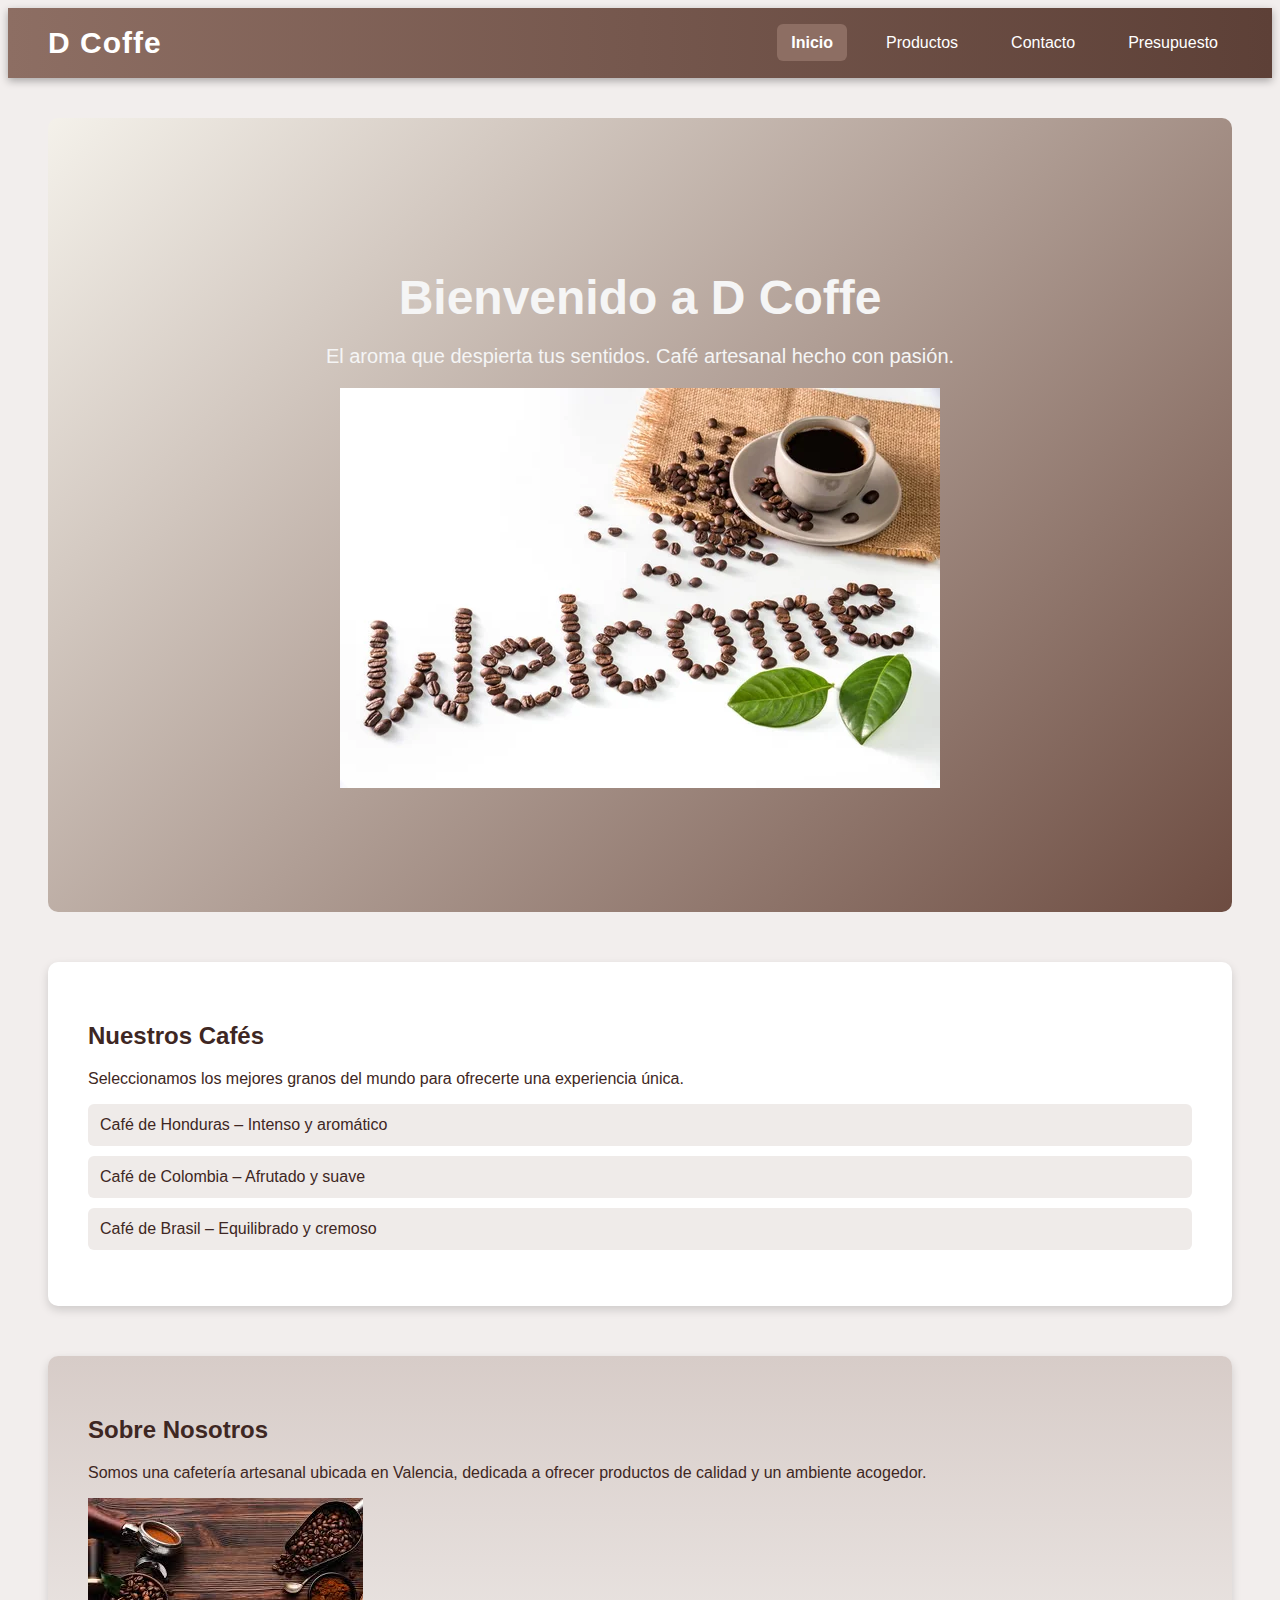
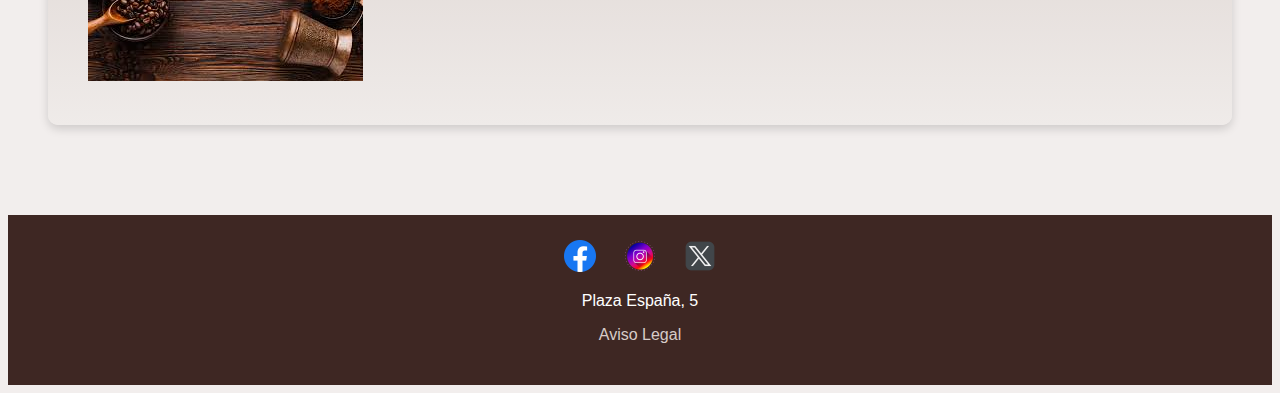
<file: index.html>
<!DOCTYPE html> 
<html lang="es">
<head>
  <meta charset="UTF-8">
  <meta name="viewport" content="width=device-width, initial-scale=1.0">
  <title>D Coffe - Inicio</title>
  <link rel="stylesheet" href="css/style.css">

</head>


<body>
  
  <!-- ENCABEZADO -->
  <header>
    <div class="logo">D Coffe</div>
    <nav>                    
      <ul>
      <li><a href="index.html" class="activo">Inicio</a></li>
      <li><a href="views/productos.html">Productos</a></li>
      <li><a href="views/contacto.html">Contacto</a></li>
      <li><a href="views/presupuesto.html">Presupuesto</a></li>
      </ul>
    </nav>
  </header>


  <!-- CONTENIDO PRINCIPAL -->
  <main>
    
    <!-- SECCIÓN 1: HERO / BIENVENIDA -->
    
    <section id="bienvenida">
      <h1>Bienvenido a D Coffe</h1>
      <p>El aroma que despierta tus sentidos. Café artesanal hecho con pasión.</p>

      <img src="imagenes/bienvenida_cofe.jpg" alt="Imagen de bienvenida de D Coffe" class="img-bienvenida">
    </section>
  
   
    
    
    <!-- SECCIÓN 2: NUESTROS CAFÉS -->
    <section id="cafes">
      <h2>Nuestros Cafés</h2>
      <p>Seleccionamos los mejores granos del mundo para ofrecerte una experiencia única.</p>


      <ul>
        <li>Café de Honduras – Intenso y aromático</li>
        <li>Café de Colombia – Afrutado y suave</li>
        <li>Café de Brasil – Equilibrado y cremoso</li>
      </ul>
    </section>
    
    <!-- SECCIÓN 3: SOBRE NOSOTROS -->
    <section id="sobre-nosotros">
      <h2>Sobre Nosotros</h2>
      <p>Somos una cafetería artesanal ubicada en Valencia, dedicada a ofrecer productos de calidad y un ambiente acogedor.</p>

      <img src="imagenes/images_cafe.jpg" alt="">
    </section>

  </main>


  <!-- PIE DE PÁGINA -->
  <footer>
    <div>
      <a href="https://facebook.com" target="_blank"><img src="imagenes/facebook_logo_icon_147291.ico" alt="Facebook"></a>
      <a href="https://instagram.com" target="_blank"><img src="imagenes/instagram_108043.ico" alt="Instagram"></a>
      <a href="https://twitter.com" target="_blank"><img src="imagenes/twitter_x_logo_icon_258917.ico" alt="Twitter"></a>
    </div>
    <p>Plaza España, 5</p>
    <p><a href="https://valladarezdavid70-wyqxa.wordpress.com/">Aviso Legal</a></p>
  </footer>




</body>
</html>
</file>
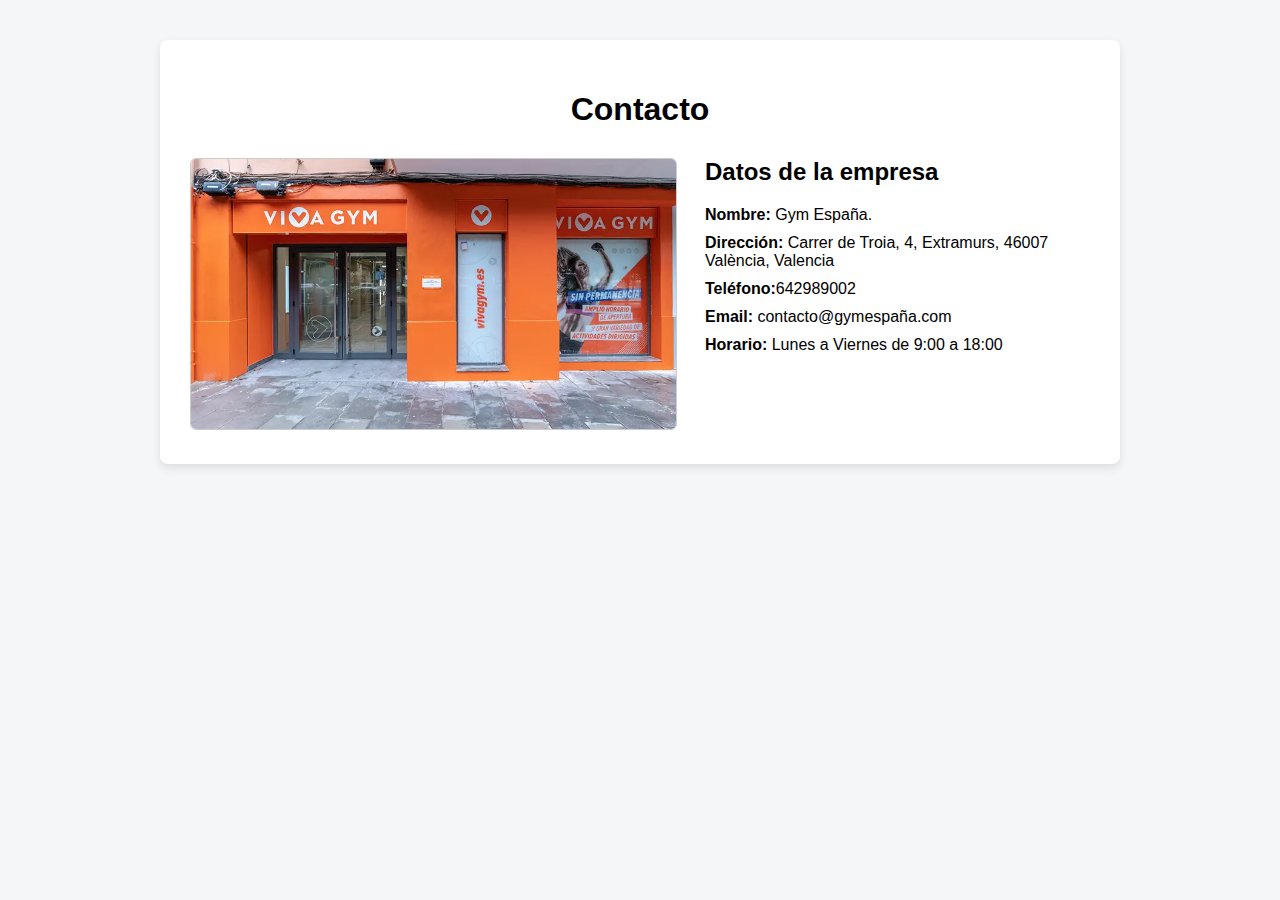
<file: contacto.html>
<!DOCTYPE html>
<html lang="en">
<head>
    <meta charset="UTF-8">
    <meta name="viewport" content="width=device-width, initial-scale=1.0">
    <title>Contacto</title>
    <link rel="stylesheet" href="contac.css">
</head>
<body>

    <body>


<div class="contenedor">
<h1>Contacto</h1>


<div class="contenido">
<!-- Mapa -->
<div class="mapa">
<!-- Sustituye mapa.png por tu imagen real -->
<img src="imagenes/vivagym_valen.png" alt="Ubicación de la empresa">
</div>


<!-- Datos de la empresa -->
<div class="datos">
<h2>Datos de la empresa</h2>
<p><strong>Nombre:</strong> Gym España.</p>
<p><strong>Dirección:</strong> Carrer de Troia, 4, Extramurs, 46007 València, Valencia</p>
<p><strong>Teléfono:</strong>642989002</p>
<p><strong>Email:</strong> contacto@gymespaña.com</p>
<p><strong>Horario:</strong> Lunes a Viernes de 9:00 a 18:00</p>
</div>
</div>
</div>

    
</body>
</html>
</file>
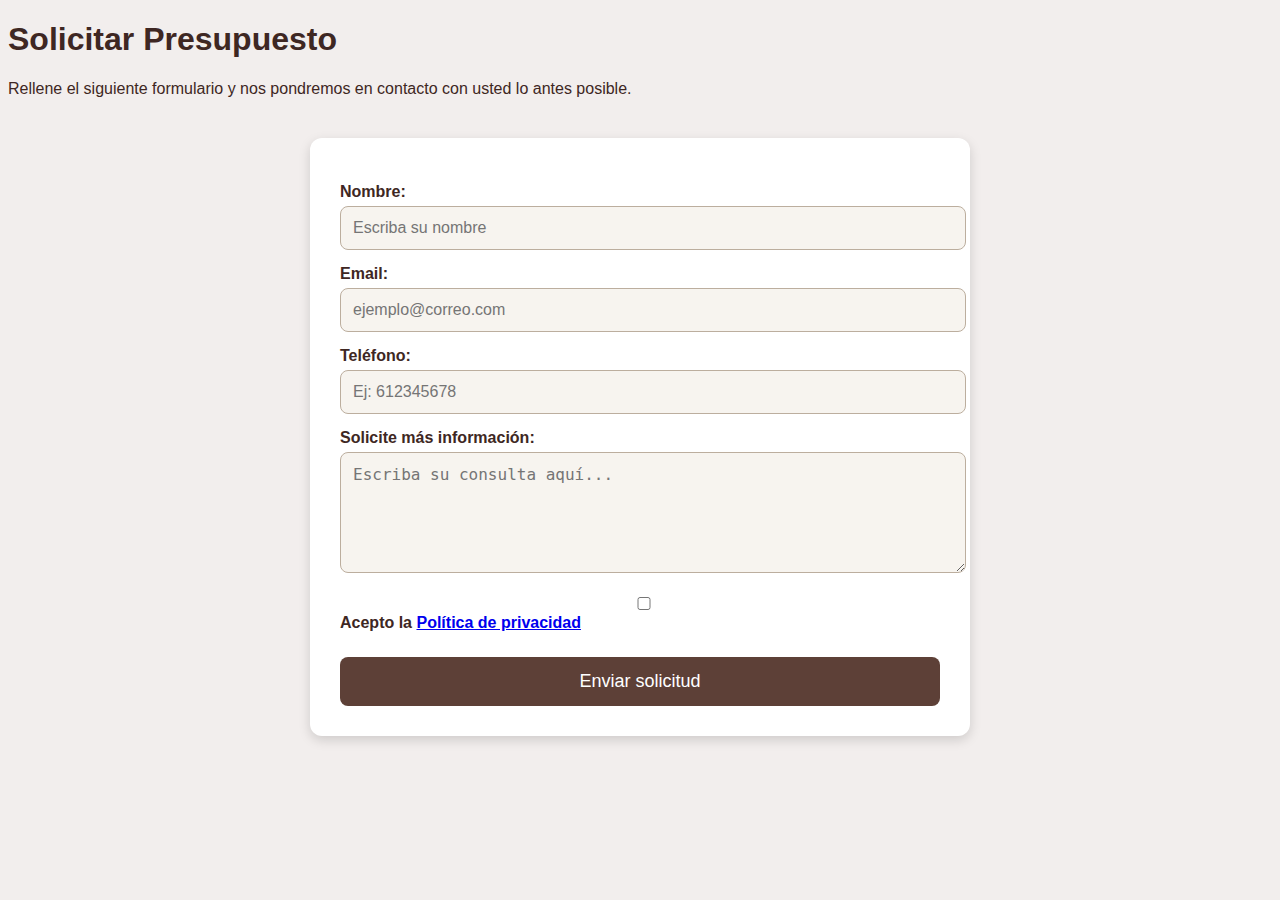
<file: presupuesto.html>
<!DOCTYPE html>
<html lang="en">
<head>
    <meta charset="UTF-8">
    <meta name="viewport" content="width=device-width, initial-scale=1.0">
    <title>Document</title>
    <link rel="stylesheet" href="css/presu.css">
    <link rel="stylesheet" href="index.html">
    <link rel="stylesheet" href="productos.html">
    <link rel="stylesheet" href="contacto.html">
</head>

<body>
    
    <!-- CONTENIDO PRINCIPAL -->
    <main>
        <h1>Solicitar Presupuesto</h1>
        <p>Rellene el siguiente formulario y nos pondremos en contacto con usted lo antes posible.</p>
        <form action="#" method="post" class="formulario">
            <!-- NOMBRE -->
            <label for="nombre">Nombre:</label>
            <input type="text" id="nombre" name="nombre" required placeholder="Escriba su nombre">


            <!-- EMAIL -->
            <label for="email">Email:</label>
            <input type="email" id="email" name="email" required placeholder="ejemplo@correo.com">

            <!-- TELÉFONO -->
            <label for="telefono">Teléfono:</label>
            <input type="tel" id="telefono" name="telefono" required 
            pattern="[0-9]{9}" placeholder="Ej: 612345678">
            

            <!-- MENSAJE -->
            <label for="mensaje">Solicite más información:</label>
            <textarea id="mensaje" name="mensaje" rows="5" required placeholder="Escriba su consulta aquí..."></textarea>

            <!-- CHECKBOX -->
            <label class="checkbox">
                <input type="checkbox" id="privacidad" required>
                Acepto la <a href="aviso-legal.html" target="_blank">Política de privacidad</a>
            </label>


            <!-- BOTÓN -->
            <button type="submit">Enviar solicitud</button>

        </form>
    </main>


</body>
</html>
</file>
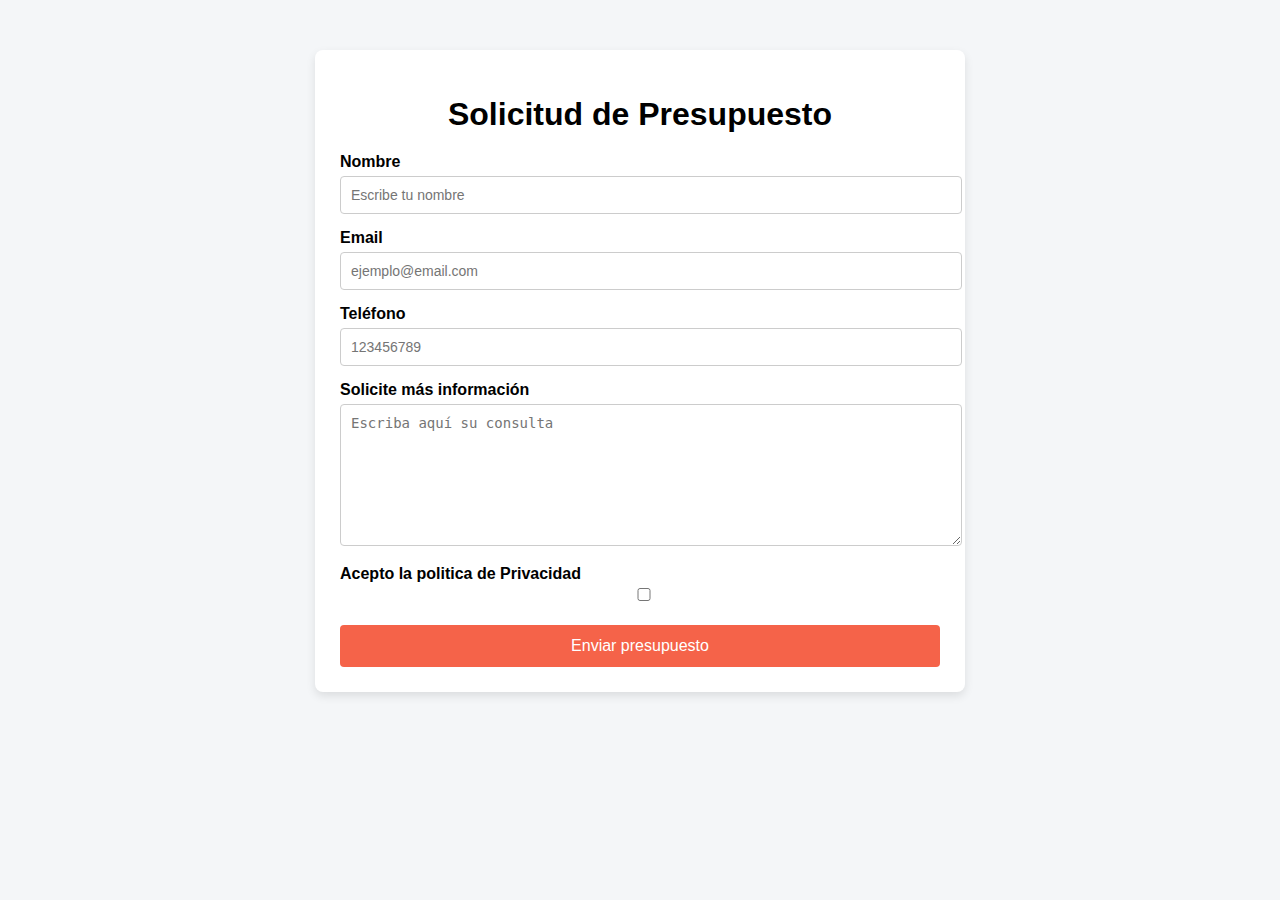
<file: presupuestos.html>
<!DOCTYPE html>
<html lang="es">
<head>
    <meta charset="UTF-8">
    <title>Presupuesto</title>
    <meta name="viewport" content="width=device-width, initial-scale=1.0">
    <link rel="stylesheet" href="formu.css">
</head>
<body>

    <div class="contenedor">
        <h1>Solicitud de Presupuesto</h1>

        <form action="#" method="post">
            <!-- Nombre -->
            <label for="nombre">Nombre</label>
            <input type="text" id="nombre" name="nombre" placeholder="Escribe tu nombre" required minlength="3">

            <!-- Email -->
            <label for="email">Email</label>
            <input type="email" id="email" name="email" placeholder="ejemplo@email.com" required>

            <!-- Teléfono -->
            <label for="telefono">Teléfono</label>
            <input type="tel" id="telefono" name="telefono" placeholder="123456789" pattern="[0-9]{9}" required>

            <!-- Más información -->
            <label for="mensaje">Solicite más información</label>
            <textarea id="mensaje" name="mensaje" placeholder="Escriba aquí su consulta" required></textarea>

            <!-- Política de privacidad -->
            <div>                
                <label for="privacidad">Acepto la politica de Privacidad</label>
                <input type="checkbox" name="privacidad" id="privacidad" required>
            </div>
                
                
            <button type="file:///C:/Users/HP/OneDrive/Desktop/Pagina/index.html">Enviar presupuesto</button>
           
        </form>
    </div>

</body>
</html>
</file>
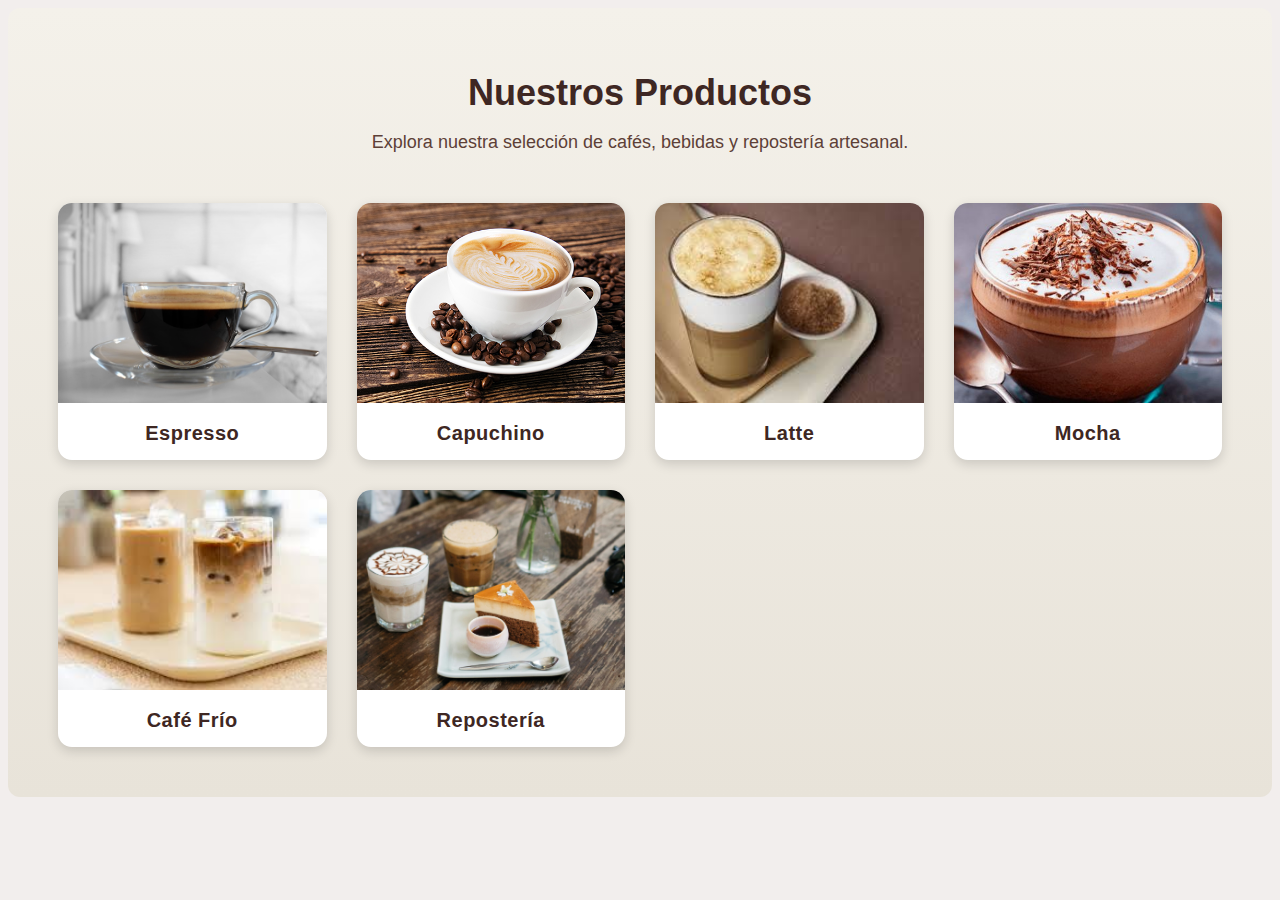
<file: productos.html>
<!DOCTYPE html>
<html lang="es">
<head>
    <meta charset="UTF-8">
    <title>D Coffe - Productos</title>
    <link rel="stylesheet" href="css/produc.css">
    <link rel="stylesheet" href="index.html">
    <link rel="stylesheet" href="presupuesto.html">
    <link rel="stylesheet" href="contacto.html">
</head>

<body>
    <!-- CONTENIDO PRINCIPAL -->
    <main>
        <h1>Nuestros Productos</h1>
        <p>Explora nuestra selección de cafés, bebidas y repostería artesanal.</p>
        
        <!-- GALERÍA EN CUADRÍCULA -->         
        <section class="galeria">
            <div class="item">
                <img src="imagenes/cafe-expreso.jpg" alt="Café Espresso">
                <h3>Espresso</h3>
            </div>
            
            <div class="item">
                <img src="imagenes/Guia-Cappuccino.jpg" alt="Capuchino">
                <h3>Capuchino</h3>
            </div>

            <div class="item">
                <img src="imagenes/cafe_latte.jpg" alt="Latte">
                <h3>Latte</h3>
            </div>

            <div class="item">
                <img src="imagenes/Cafe-Mocca.jpg" alt="Café Mocha">
                <h3>Mocha</h3>
            </div>

            <div class="item">
                <img src="imagenes/cafe_frio.jpg" alt="Café Frío">
                <h3>Café Frío</h3>
            </div>

            <div class="item">
                <img src="imagenes/cafe_reposteria.jpg" alt="Repostería">
                <h3>Repostería</h3>
            </div>

        </section>

    </main>

</body>
</html>
</file>
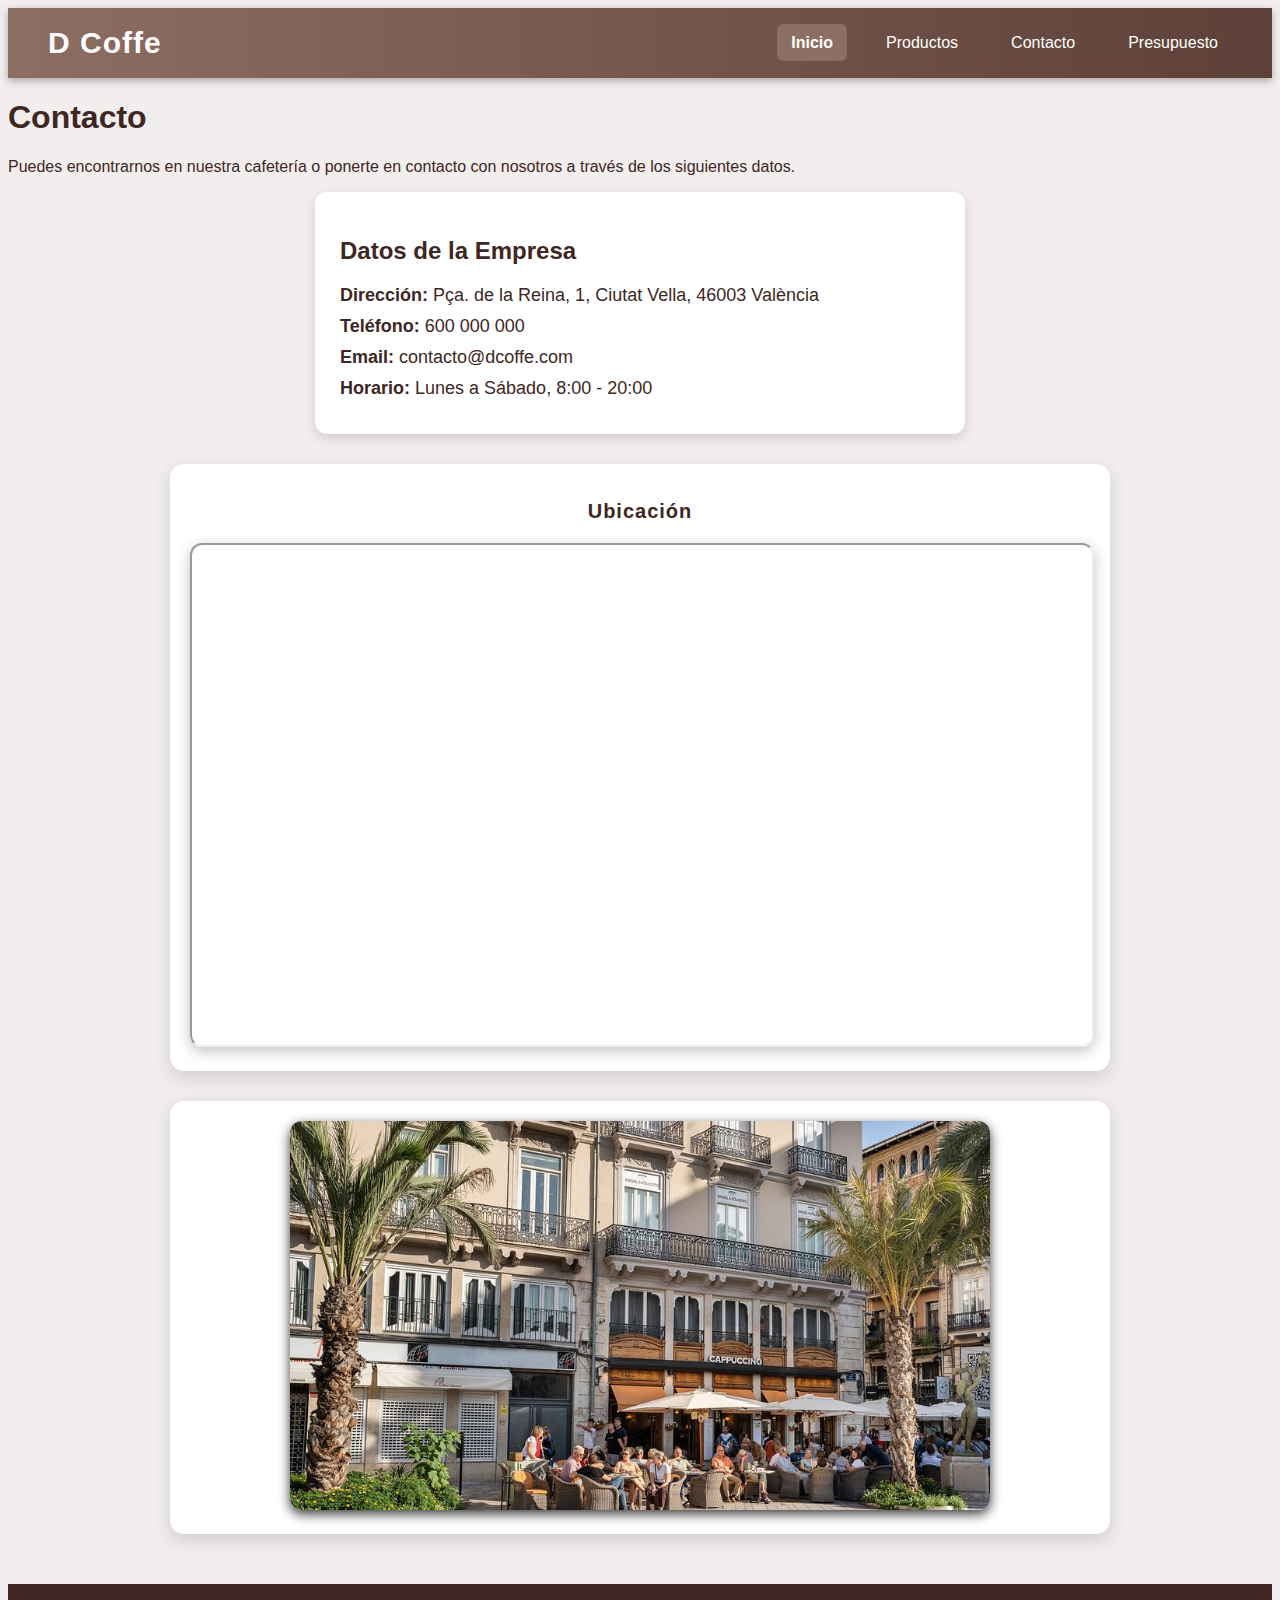
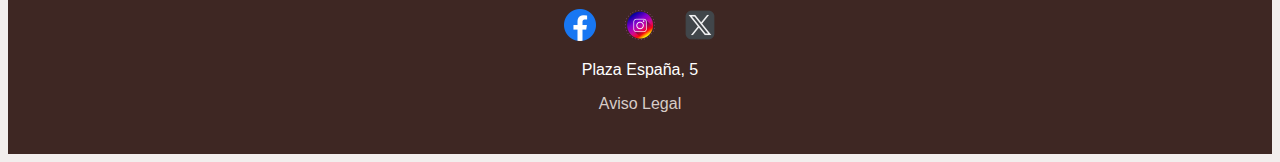
<file: views/contacto.html>
<!DOCTYPE html>
<html lang="es">
<head>
    <meta charset="UTF-8">
    <meta name="viewport" content="width=device-width, initial-scale=1.0">
    <title>D Coffe - Contacto</title>
    <link rel="stylesheet" href="../css/contacto.css">

</head>
   

<body>
    
    <!-- ENCABEZADO -->
    <header>
        <div class="logo">D Coffe</div>
        <nav>
            <ul>
            <li><a href="../index.html" class="activo">Inicio</a></li>
            <li><a href="productos.html">Productos</a></li>
            <li><a href="contacto.html">Contacto</a></li>
            <li><a href="presupuesto.html">Presupuesto</a></li>
            </ul>
        </nav>
    </header>

      
    <!-- CONTENIDO PRINCIPAL -->
    <main>
        <h1>Contacto</h1>
        <p>Puedes encontrarnos en nuestra cafetería o ponerte en contacto con nosotros a través de los siguientes datos.</p>
        
        <!-- DATOS DE LA EMPRESA -->
        <section class="datos-contacto">
            <h2>Datos de la Empresa</h2>           
            <p><strong>Dirección:</strong> Pça. de la Reina, 1, Ciutat Vella, 46003 València</p>
            <p><strong>Teléfono:</strong> 600 000 000</p>
            <p><strong>Email:</strong> contacto@dcoffe.com</p>
            <p><strong>Horario:</strong> Lunes a Sábado, 8:00 - 20:00</p>
        </section>
        
        <!-- MAPA -->
        <section class="mapa">
            <h2>Ubicación</h2>
            
            <iframe src="https://www.google.com/maps/embed?pb=!1m18!1m12!1m3!1d3079.792269793778!2d-0.3776742242214874!3d39.47402137160668!2m3!1f0!2f0!3f0!3m2!1i1024!2i768!4f13.1!3m3!1m2!1s0xd604f4d342da655%3A0x132ff85a086ea778!2sP%C3%A7a.%20de%20la%20Reina%2C%201%2C%20Ciutat%20Vella%2C%2046003%20Val%C3%A8ncia!5e0!3m2!1ses!2ses!4v1766145535332!5m2!1ses!2ses" 
                width="600" 
                height="500">              
            </iframe>

        </section>
                 

        <section class="mapa">           
            <img src="../imagenes/direccion_cofe.jpg" alt="Mapa de ubicación de D Coffe">
        </section>
               

    </main>

    <!-- PIE DE PÁGINA -->
    <footer>
        <div>
            <a href="https://facebook.com" target="_blank"><img src="../imagenes/facebook_logo_icon_147291.ico" alt="Facebook"></a>
            <a href="https://instagram.com" target="_blank"><img src="../imagenes/instagram_108043.ico" alt="Instagram"></a>
            <a href="https://twitter.com" target="_blank"><img src="../imagenes/twitter_x_logo_icon_258917.ico" alt="Twitter"></a>
        </div>
        <p>Plaza España, 5</p>
        <p><a href="https://valladarezdavid70-wyqxa.wordpress.com/">Aviso Legal</a></p>
    </footer>

        

</body>
</html>
</file>
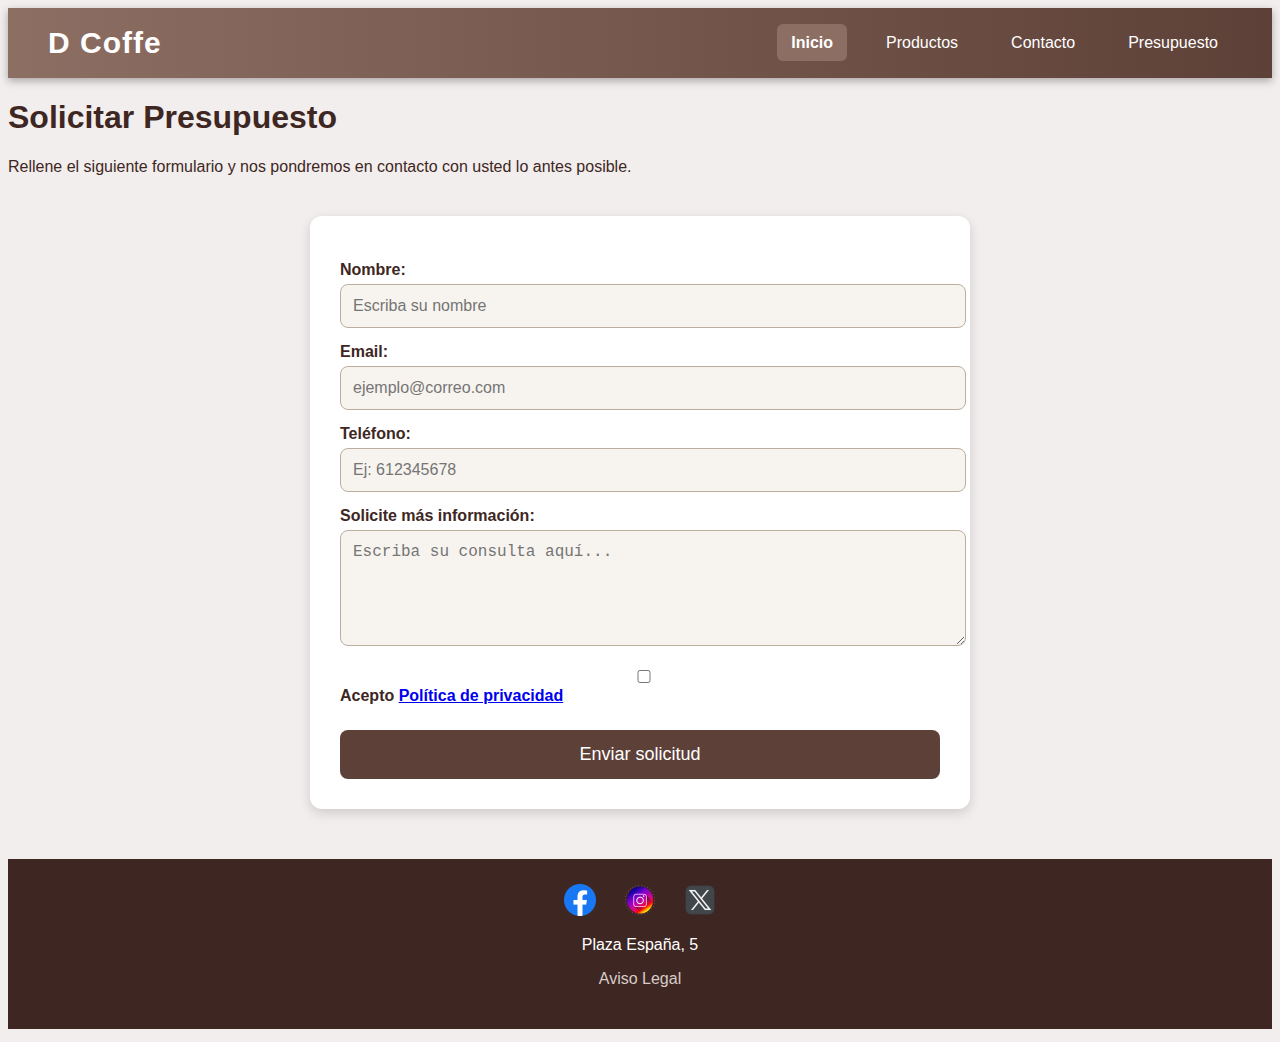
<file: views/presupuesto.html>
<!DOCTYPE html>
<html lang="en">
<head>
    <meta charset="UTF-8">
    <meta name="viewport" content="width=device-width, initial-scale=1.0">
    <title>Document</title>
    <link rel="stylesheet" href="../css/presu.css">
   
</head>

<body>
    
    <!-- ENCABEZADO -->
    <header>
        <div class="logo">D Coffe</div>
        <nav>
            <ul>
                <li><a href="../index.html" class="activo">Inicio</a></li>
                <li><a href="productos.html">Productos</a></li>
                <li><a href="contacto.html">Contacto</a></li>
                <li><a href="presupuesto.html">Presupuesto</a></li>
            </ul>
        </nav>
    </header>
    
    <!-- CONTENIDO PRINCIPAL -->
    <main>
        <h1>Solicitar Presupuesto</h1>
        <p>Rellene el siguiente formulario y nos pondremos en contacto con usted lo antes posible.</p>
        <form action="#" method="post" class="formulario">
            <!-- NOMBRE -->
            <label for="nombre">Nombre:</label>
            <input type="text" id="nombre" name="nombre" required placeholder="Escriba su nombre">


            <!-- EMAIL -->
            <label for="email">Email:</label>
            <input type="email" id="email" name="email" required placeholder="ejemplo@correo.com">

            <!-- TELÉFONO -->
            <label for="telefono">Teléfono:</label>
            <input type="tel" id="telefono" name="telefono" required 
            pattern="[0-9]{9}" placeholder="Ej: 612345678">
            

            <!-- MENSAJE -->
            <label for="mensaje">Solicite más información:</label>
            <textarea id="mensaje" name="mensaje" rows="5" required placeholder="Escriba su consulta aquí..."></textarea>

            <!-- CHECKBOX -->
            <label class="checkbox">
                <input type="checkbox" id="privacidad" required>
                Acepto <a href="https://valladarezdavid70-wyqxa.wordpress.com/" target="_blank">Política de privacidad</a> 
                
            </label>


            <!-- BOTÓN -->
            <button type="submit">Enviar solicitud</button>

        </form>
    </main>
    
    
    <!-- PIE DE PÁGINA -->
     <footer>
        <div>
            <a href="https://facebook.com" target="_blank"><img src="../imagenes/facebook_logo_icon_147291.ico" alt="Facebook"></a>
            <a href="https://instagram.com" target="_blank"><img src="../imagenes/instagram_108043.ico" alt="Instagram"></a>
            <a href="https://twitter.com" target="_blank"><img src="../imagenes/twitter_x_logo_icon_258917.ico" alt="Twitter"></a>
        </div>
        <p>Plaza España, 5</p>
        <p><a href="https://valladarezdavid70-wyqxa.wordpress.com/">Aviso Legal</a></p>
    </footer>




</body>
</html>
</file>
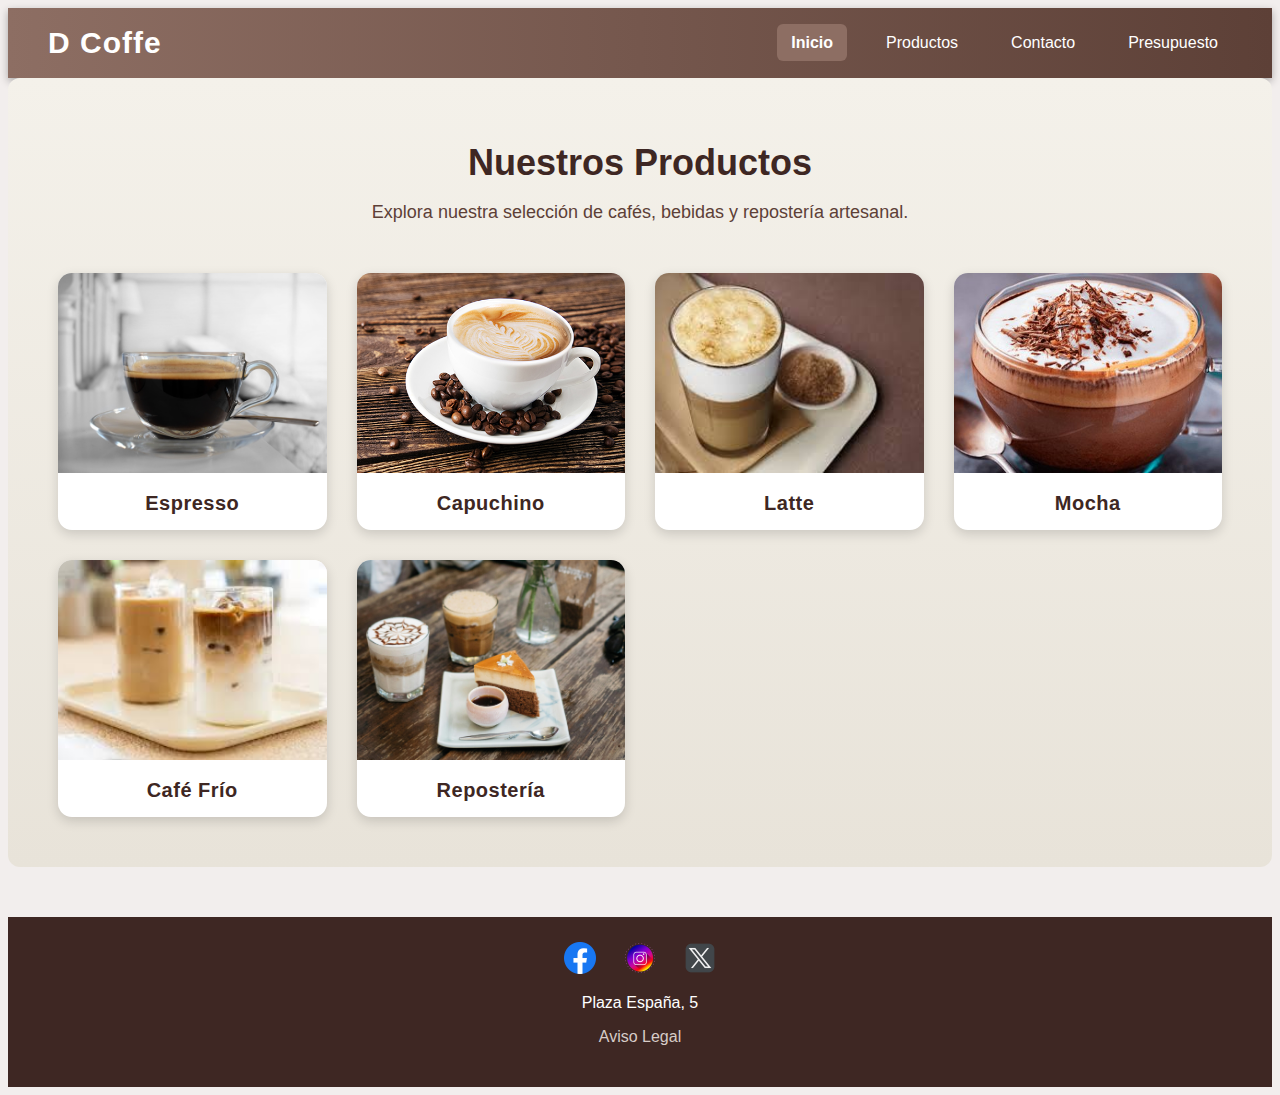
<file: views/productos.html>
<!DOCTYPE html>
<html lang="es">
<head>
    <meta charset="UTF-8">
    <meta name="viewport" content="width=device-width, initial-scale=1.0">
    <title>D Coffe - Productos</title>
    <link rel="stylesheet" href="../css/produc.css">
    
</head>

<body>
    
  <!-- ENCABEZADO -->
  <header>
    <div class="logo">D Coffe</div>
    <nav>                    
      <ul>
        <li><a href="../index.html" class="activo">Inicio</a></li>
        <li><a href="productos.html">Productos</a></li>
        <li><a href="contacto.html">Contacto</a></li>
        <li><a href="presupuesto.html">Presupuesto</a></li>
      </ul>
    </nav>
  </header>




    <!-- CONTENIDO PRINCIPAL -->
    <main>
        <h1>Nuestros Productos</h1>
        <p>Explora nuestra selección de cafés, bebidas y repostería artesanal.</p>
        
        <!-- GALERÍA EN CUADRÍCULA -->         
        <section class="galeria">
            <div class="item">
                <img src="../imagenes/cafe-expreso.jpg" alt="Café Espresso">
                <h3>Espresso</h3>
            </div>
            
            <div class="item">
                <img src="../imagenes/Guia-Cappuccino.jpg" alt="Capuchino">
                <h3>Capuchino</h3>
            </div>

            <div class="item">
                <img src="../imagenes/cafe_latte.jpg" alt="Latte">
                <h3>Latte</h3>
            </div>

            <div class="item">
                <img src="../imagenes/Cafe-Mocca.jpg" alt="Café Mocha">
                <h3>Mocha</h3>
            </div>

            <div class="item">
                <img src="../imagenes/cafe_frio.jpg" alt="Café Frío">
                <h3>Café Frío</h3>
            </div>

            <div class="item">
                <img src="../imagenes/cafe_reposteria.jpg" alt="Repostería">
                <h3>Repostería</h3>
            </div>

        </section>

    </main>
    
    
    <!-- PIE DE PÁGINA -->
    <footer>
        <div>
            <a href="https://facebook.com" target="_blank"><img src="../imagenes/facebook_logo_icon_147291.ico" alt="Facebook"></a>
            <a href="https://instagram.com" target="_blank"><img src="../imagenes/instagram_108043.ico" alt="Instagram"></a>
            <a href="https://twitter.com" target="_blank"><img src="../imagenes/twitter_x_logo_icon_258917.ico" alt="Twitter"></a>
        </div>
        <p>Plaza España, 5</p>
        <p><a href="https://valladarezdavid70-wyqxa.wordpress.com/">Aviso Legal</a></p>
    </footer>




</body>
</html>
</file>
<file: css/style.css>
/*ESTILOS GENERALES */
body {
  margin: 1;
  font-family: "Segoe UI", Arial, sans-serif;
  background-color: #d7ccc855;
  color: #3e2723;
}


/*HEADER Y MENÚ*/

header {
  background: linear-gradient(90deg, #8d6e63, #5d4037);
  color: white;
  display: flex;
  justify-content: space-between;
  align-items: center;
  padding: 18px 40px;
  box-shadow: 0 3px 8px rgba(0,0,0,0.3);
}

.logo {
  font-size: 30px;
  font-weight: bold;
  letter-spacing: 1px;
}

nav ul {
  list-style: none;
  display: flex;
  gap: 25px;
  margin: 0;
  padding: 0;
}

nav ul li a {
  color: white;
  text-decoration: none;
  padding: 10px 14px;
  border-radius: 6px;
  transition: background-color 0.3s ease, transform 0.2s ease;
}

nav ul li a:hover {
  background-color: rgba(255,255,255,0.2);
  transform: scale(1.05);
}

nav ul li a.activo {
  background-color: #8d6e63;
  font-weight: bold;
}

/*SECCIONES DEL INDEX*/

main {
  padding: 40px;
}

/* SECCIÓN BIENVENIDA */
#bienvenida {
  background: linear-gradient(135deg, #f4f1ea, #6d4c41);
  padding: 120px 40px;
  color: whitesmoke;
  text-align: center;
  border-radius: 10px;
  margin-bottom: 50px;
}

.img-bienvenida:hover {
  transform: scale(1.03);
  background-color: #8d6e63;
}


#bienvenida h1 {
  font-size: 48px;
  margin-bottom: 10px;
}



#bienvenida p {
  font-size: 20px;
}

/* SECCIÓN CAFÉS */
#cafes {
  background-color: #fff;
  padding: 40px;
  border-radius: 10px;
  margin-bottom: 50px;
  box-shadow: 0 4px 10px rgba(0,0,0,0.15);
}

#cafes ul {
  list-style: none;
  padding: 0;
}

#cafes ul li {
  background-color: #efebe9;
  padding: 12px;
  margin: 10px 0;
  border-radius: 6px;
  transition: transform 0.2s ease, background-color 0.3s ease;
}

#cafes ul li:hover {
  transform: translateX(8px);
  background-color: #d7ccc8;
}

/* SECCIÓN SOBRE NOSOTROS */
#sobre-nosotros {
  background: linear-gradient(180deg, #d7ccc8, #efebe9);
  padding: 40px;
  border-radius: 10px;
  box-shadow: 0 4px 10px rgba(0,0,0,0.15);
}

/*FOOTER*/

footer {
  background-color: #3e2723;
  color: white;
  text-align: center;
  padding: 25px;
  margin-top: 50px;

}



footer img {
  width: 32px;
  margin: 0 12px;
  transition: transform 0.3s ease;
}

footer img:hover {
  transform: scale(1.2);
}

footer a {
  color: #d7ccc8;
  text-decoration: none;
}

footer a:hover {
  text-decoration: underline;
}
</file>
<file: contac.css>
body {
font-family: Arial, Helvetica, sans-serif;
background-color: #f4f6f8;
margin: 0;
padding: 0;
}
.contenedor {
max-width: 900px;
margin: 40px auto;
background: #ffffff;
padding: 30px;
border-radius: 8px;
box-shadow: 0 4px 10px rgba(0,0,0,0.1);
}
h1 {
text-align: center;
margin-bottom: 30px;
}
.contenido {
display: flex;
flex-wrap: wrap;
gap: 30px;
}
.mapa {
flex: 1 1 400px;
}
.mapa img {
width: 100%;
border-radius: 6px;
border: 1px solid #ccc;
}
.datos {
flex: 1 1 300px;
}
.datos h2 {
margin-top: 0;
}
.datos p {
margin: 10px 0;
}
</file>
<file: css/presu.css>
body {
  margin: 1;
  font-family: "Segoe UI", Arial, sans-serif;
  background-color: #d7ccc855;
  color: #3e2723;
}

/*HEADER Y MENÚ*/

header {
  background: linear-gradient(90deg, #8d6e63, #5d4037);
  color: white;
  display: flex;
  justify-content: space-between;
  align-items: center;
  padding: 18px 40px;
  box-shadow: 0 3px 8px rgba(0,0,0,0.3);
}

.logo {
  font-size: 30px;
  font-weight: bold;
  letter-spacing: 1px;
}

nav ul {
  list-style: none;
  display: flex;
  gap: 25px;
  margin: 0;
  padding: 0;
}

nav ul li a {
  color: white;
  text-decoration: none;
  padding: 10px 14px;
  border-radius: 6px;
  transition: background-color 0.3s ease, transform 0.2s ease;
}

nav ul li a:hover {
  background-color: rgba(255,255,255,0.2);
  transform: scale(1.05);
}

nav ul li a.activo {
  background-color: #8d6e63;
  font-weight: bold;
}




/*FORMULARIO DE PRESUPUESTO*/
.formulario {
    background-color: #fff;
    padding: 30px;
    border-radius: 12px;
    max-width: 600px;
    margin: 40px auto;
    box-shadow: 0 4px 12px rgba(0,0,0,0.15);
}

/* Etiquetas de los campos del formulario */
.formulario label {
    display: block;
    margin-top: 15px;
    font-weight: bold;
}

/* Campos de texto y área de texto */
.formulario input,
.formulario textarea {
    width: 100%;
    padding: 12px;
    margin-top: 5px;
    border: 1px solid #bcae9e;
    border-radius: 8px;
    font-size: 16px;
    background-color: #f7f4ef;
    
}

.formulario input:focus,
.formulario textarea:focus {
    border-color: #8d6e63;
    outline: none;
}


/* Contenedor del checkbox */
.checkbox {
    margin-top: 20px;
    display: flex;
    align-items: center;
    gap: 10px;
}


/* Botón de envío */
.formulario button {
    margin-top: 25px;
    width: 100%;
    padding: 14px;
    background-color: #5d4037;
    color: white;
    border: none;
    border-radius: 8px;
    font-size: 18px;
    cursor: pointer;
    
}

.formulario button:hover {
    background-color: #3e2723;
    transform: scale(1.03);
}



/*FOOTER*/

footer {
  background-color: #3e2723;
  color: white;
  text-align: center;
  padding: 25px;
  margin-top: 50px;

}



footer img {
  width: 32px;
  margin: 0 12px;
  transition: transform 0.3s ease;
}

footer img:hover {
  transform: scale(1.2);
}

footer a {
  color: #d7ccc8;
  text-decoration: none;
}

footer a:hover {
  text-decoration: underline;
}
</file>
<file: formu.css>
body {
            font-family: Arial, Helvetica, sans-serif;
            background-color: #f4f6f8;
            margin: 0;
            padding: 0;
        }
        .contenedor {
            max-width: 600px;
            margin: 50px auto;
            background: #ffffff;
            padding: 25px;
            border-radius: 8px;
            box-shadow: 0 4px 10px rgba(0,0,0,0.1);
        }
        h1 {
            text-align: center;
            margin-bottom: 20px;
        }
        label {
            display: block;
            margin-top: 15px;
            font-weight: bold;
        }
        input, textarea {
            width: 100%;
            padding: 10px;
            margin-top: 5px;
            border: 1px solid #ccc;
            border-radius: 4px;
            font-size: 14px;
        }
        textarea {
            resize: vertical;
            min-height: 120px;
        }
        button {
            margin-top: 20px;
            width: 100%;
            padding: 12px;
            background-color: #f56349;
            color: #fff;
            border: none;
            border-radius: 4px;
            font-size: 16px;
            cursor: pointer;
        }
        button:hover {
            background-color: #f56349;
        }
</file>
<file: css/produc.css>
body {
  margin: 1;
  font-family: "Segoe UI", Arial, sans-serif;
  background-color: #d7ccc855;
  color: #3e2723;
}

/*HEADER Y MENÚ*/

header {
  background: linear-gradient(90deg, #8d6e63, #5d4037);
  color: white;
  display: flex;
  justify-content: space-between;
  align-items: center;
  padding: 18px 40px;
  box-shadow: 0 3px 8px rgba(0,0,0,0.3);
}

.logo {
  font-size: 30px;
  font-weight: bold;
  letter-spacing: 1px;
}

nav ul {
  list-style: none;
  display: flex;
  gap: 25px;
  margin: 0;
  padding: 0;
}

nav ul li a {
  color: white;
  text-decoration: none;
  padding: 10px 14px;
  border-radius: 6px;
  transition: background-color 0.3s ease, transform 0.2s ease;
}

nav ul li a:hover {
  background-color: rgba(255,255,255,0.2);
  transform: scale(1.05);
}

nav ul li a.activo {
  background-color: #8d6e63;
  font-weight: bold;
}



/* GALERÍA DE PRODUCTOS */

.galeria {
    display: grid;
    grid-template-columns: repeat(auto-fit, minmax(260px, 1fr));
    gap: 30px;
    margin-top: 40px;
    padding: 10px;
}

/* Tarjeta del producto */
.galeria .item {
    background: #ffffff;
    border-radius: 14px;
    overflow: hidden;
    box-shadow: 0 4px 12px rgba(0,0,0,0.15);
    transition: transform 0.35s ease, box-shadow 0.35s ease;
    cursor: pointer;
}

/* Efecto hover */
.galeria .item:hover {
    transform: translateY(-10px);
    box-shadow: 0 10px 22px rgba(0,0,0,0.25);
}

/* Imagen del producto */
.galeria img {
    width: 100%;
    height: 200px;
    object-fit: cover;
    transition: transform 0.4s ease;
}

/* Zoom suave al pasar el ratón */
.galeria .item:hover img {
    transform: scale(1.08);
}

/* Título del producto */
.galeria h3 {
    margin: 15px 0;
    text-align: center;
    font-size: 20px;
    color: #3e2723;
    font-weight: bold;
    letter-spacing: 0.5px;
}

/* Fondo general del main */
main {
    padding: 40px;
    background: linear-gradient(180deg, #f4f1ea, #e8e3d9);
    border-radius: 12px;
}

/* Títulos */
main h1 {
    text-align: center;
    font-size: 36px;
    color: #3e2723;
    margin-bottom: 10px;
}

main p {
    text-align: center;
    font-size: 18px;
    color: #5d4037;
    margin-bottom: 40px;
}



/*FOOTER*/

footer {
  background-color: #3e2723;
  color: white;
  text-align: center;
  padding: 25px;
  margin-top: 50px;

}


footer img {
  width: 32px;
  margin: 0 12px;
  transition: transform 0.3s ease;
}

footer img:hover {
  transform: scale(1.2);
}

footer a {
  color: #d7ccc8;
  text-decoration: none;
}

footer a:hover {
  text-decoration: underline;
}
</file>
<file: css/contacto.css>
body {
  margin: 1;
  font-family: "Segoe UI", Arial, sans-serif;
  background-color: #d7ccc855;
  color: #3e2723;
}


/*HEADER Y MENÚ*/

header {
  background: linear-gradient(90deg, #8d6e63, #5d4037);
  color: white;
  display: flex;
  justify-content: space-between;
  align-items: center;
  padding: 18px 40px;
  box-shadow: 0 3px 8px rgba(0,0,0,0.3);
}

.logo {
  font-size: 30px;
  font-weight: bold;
  letter-spacing: 1px;
}

nav ul {
  list-style: none;
  display: flex;
  gap: 25px;
  margin: 0;
  padding: 0;
}

nav ul li a {
  color: white;
  text-decoration: none;
  padding: 10px 14px;
  border-radius: 6px;
  transition: background-color 0.3s ease, transform 0.2s ease;
}

nav ul li a:hover {
  background-color: rgba(255,255,255,0.2);
  transform: scale(1.05);
}

nav ul li a.activo {
  background-color: #8d6e63;
  font-weight: bold;
}



/*Contenedor de los datos de contacto*/
.datos-contacto {
  background: #fff;
  padding: 25px;
  border-radius: 12px;
  max-width: 600px;
  margin: 0 auto;
  box-shadow: 0 4px 12px rgba(0,0,0,0.15);
}

.datos-contacto p {
  font-size: 18px;
  margin: 10px 0;
  color: #3e2723;
}


/*ESTILO PARA LA SECCIÓN DEL MAPA */

.mapa {
  text-align: center;                    
  margin: 30px auto;                     
  max-width: 900px;                       
  padding: 20px;                          
  background-color: #fff;                 
  border-radius: 14px;                   
  box-shadow: 0 6px 18px rgba(0,0,0,0.15);    
}

/* Título de la sección */
.mapa h2 {
    font-size: 20px;
    color: #3e2723;                         
    margin-bottom: 20px;
    letter-spacing: 1px;
}

/* Estilo del iframe del mapa */
.mapa iframe {
  width: 100%;                           
  border: 1;                              
  border-radius: 12px;                    
  box-shadow: 0 4px 14px rgba(0,0,0,0.25);
          
}

/* Efecto hover para dar sensación de profundidad */
.mapa iframe:hover {
    transform: scale(1.01);                 
}

/* Animación de entrada */
@keyframes fadeIn {
  from { opacity: 0; transform: translateY(15px); }
  to   { opacity: 1; transform: translateY(0); }
}


/*Imagen del mapa*/
.mapa img {
  width: 100%;
  max-width: 700px;
  border-radius: 12px;
  box-shadow: 0 4px 12px rgba(0, 0, 0, 0.79);
}


/*FOOTER*/

footer {
  background-color: #3e2723;
  color: white;
  text-align: center;
  padding: 25px;
  margin-top: 50px;

}



footer img {
  width: 32px;
  margin: 0 12px;
  transition: transform 0.3s ease;
}

footer img:hover {
  transform: scale(1.2);
}

footer a {
  color: #d7ccc8;
  text-decoration: none;
}

footer a:hover {
  text-decoration: underline;
}
</file>
